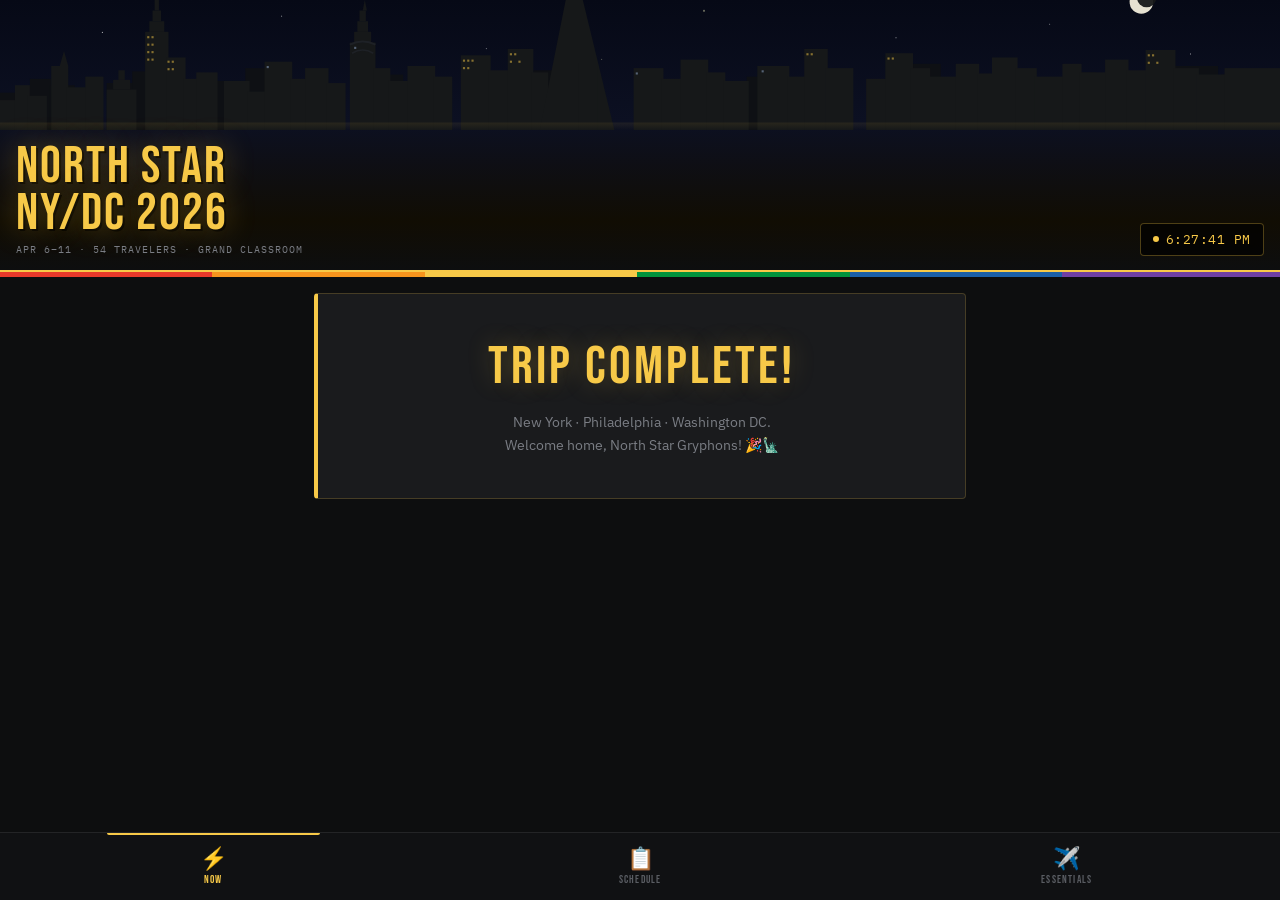
<file: index.html>
<!DOCTYPE html>
<html lang="en">
<head>
<meta charset="UTF-8">
<meta name="viewport" content="width=device-width, initial-scale=1.0, viewport-fit=cover">
<meta name="apple-mobile-web-app-capable" content="yes">
<meta name="apple-mobile-web-app-status-bar-style" content="black-translucent">
<meta name="theme-color" content="#0d0e0f">
<title>North Star NY/DC 2026</title>
<link rel="preconnect" href="https://fonts.googleapis.com">
<link href="https://fonts.googleapis.com/css2?family=Bebas+Neue&family=IBM+Plex+Mono:wght@300;400;500&family=IBM+Plex+Sans:wght@300;400;500;600&display=swap" rel="stylesheet">
<style>
  :root {
    --bg: #0d0e0f;
    --surface: #141516;
    --card: #1a1b1d;
    --border: rgba(255,255,255,0.08);
    --yellow: #f7c948;
    --yellow-dim: rgba(247,201,72,0.1);
    --yellow-glow: 0 0 24px rgba(247,201,72,0.25);
    --blue-light: #4a9eff;
    --text: #e2e4e8;
    --muted: #5a5d63;
    --muted2: #7a7d84;
    --nav-h: 68px;
    --safe-bottom: env(safe-area-inset-bottom, 0px);
  }

  * { margin:0; padding:0; box-sizing:border-box; -webkit-tap-highlight-color: transparent; }

  html, body {
    background: var(--bg);
    color: var(--text);
    font-family: 'IBM Plex Sans', sans-serif;
    min-height: 100%;
    overflow-x: hidden;
    overscroll-behavior: none;
  }

  /* ── SKYLINE HEADER ── */
  .skyline-wrap {
    position: relative;
    background: #080b14;
    overflow: hidden;
    border-bottom: 2px solid var(--yellow);
  }
  .skyline-wrap::before {
    content:''; position:absolute; inset:0;
    background: linear-gradient(180deg, #060916 0%, #0c1022 45%, #110d03 82%, #0d0e0f 100%);
    pointer-events: none;
  }
  .stars {
    position:absolute; inset:0; pointer-events:none; z-index:0;
    background-image:
      radial-gradient(1px 1px at 8% 12%, rgba(255,255,255,0.7) 0%, transparent 100%),
      radial-gradient(1px 1px at 22% 6%,  rgba(255,255,255,0.5) 0%, transparent 100%),
      radial-gradient(1px 1px at 38% 18%, rgba(255,255,255,0.4) 0%, transparent 100%),
      radial-gradient(1.5px 1.5px at 55% 4%,  rgba(255,255,200,0.6) 0%, transparent 100%),
      radial-gradient(1px 1px at 70% 14%, rgba(255,255,255,0.5) 0%, transparent 100%),
      radial-gradient(1px 1px at 82% 9%,  rgba(255,255,255,0.4) 0%, transparent 100%),
      radial-gradient(1px 1px at 93% 20%, rgba(255,255,255,0.6) 0%, transparent 100%),
      radial-gradient(1px 1px at 14% 28%, rgba(255,255,255,0.3) 0%, transparent 100%),
      radial-gradient(1px 1px at 47% 22%, rgba(255,255,200,0.3) 0%, transparent 100%),
      radial-gradient(1px 1px at 76% 25%, rgba(255,255,255,0.3) 0%, transparent 100%);
  }
  .skyline-svg { display:block; width:100%; position:relative; z-index:1; }

  .header-content {
    position: relative; z-index: 2;
    padding: 14px 16px 14px;
    display: flex; align-items: flex-end;
    justify-content: space-between; gap: 10px;
    flex-wrap: wrap;
  }
  .header-title {
    font-family: 'Bebas Neue', sans-serif;
    font-size: clamp(30px, 9vw, 52px);
    letter-spacing: 2px; line-height: 0.9;
    color: var(--yellow);
    text-shadow: 0 0 30px rgba(247,201,72,0.35), 2px 2px 0 #000;
  }
  .header-sub {
    font-family: 'IBM Plex Mono', monospace;
    font-size: 10px; color: var(--muted2);
    letter-spacing: 0.1em; margin-top: 5px;
    text-transform: uppercase;
  }
  .live-clock {
    font-family: 'IBM Plex Mono', monospace;
    font-size: 13px; color: var(--yellow);
    background: rgba(0,0,0,0.65);
    border: 1px solid rgba(247,201,72,0.3);
    border-radius: 4px; padding: 7px 12px;
    display: flex; align-items: center; gap: 7px;
    backdrop-filter: blur(6px);
    letter-spacing: 0.04em;
    white-space: nowrap;
  }
  .live-dot {
    width: 6px; height: 6px;
    background: var(--yellow); border-radius: 50%;
    animation: blink 1.4s infinite; flex-shrink: 0;
  }
  @keyframes blink { 0%,100%{opacity:1} 50%{opacity:0.15} }

  /* Subway stripe */
  .subway-line {
    height: 5px;
    background: linear-gradient(90deg,
      #e8392a 0% 16.6%, #f7941d 16.6% 33.2%,
      #f7c948 33.2% 49.8%, #00933c 49.8% 66.4%,
      #1a5fa8 66.4% 83%, #6e3fa3 83% 100%);
  }

  /* ── MAIN SCROLL AREA ── */
  .app {
    padding: 0 14px;
    padding-bottom: calc(var(--nav-h) + var(--safe-bottom) + 16px);
    max-width: 680px;
    margin: 0 auto;
  }

  /* ── TAB PANELS ── */
  .tab-panel { display: none; padding-top: 16px; }
  .tab-panel.active { display: block; animation: fadeUp 0.22s ease; }
  @keyframes fadeUp { from{opacity:0;transform:translateY(6px)} to{opacity:1;transform:translateY(0)} }

  /* ── BOTTOM NAV ── */
  .bottom-nav {
    position: fixed;
    bottom: 0; left: 0; right: 0;
    z-index: 100;
    background: rgba(17,18,20,0.96);
    border-top: 1px solid var(--border);
    backdrop-filter: blur(16px) saturate(1.4);
    -webkit-backdrop-filter: blur(16px) saturate(1.4);
    display: flex;
    padding-bottom: var(--safe-bottom);
    height: calc(var(--nav-h) + var(--safe-bottom));
  }
  .nav-btn {
    flex: 1;
    background: none; border: none;
    color: var(--muted);
    display: flex; flex-direction: column;
    align-items: center; justify-content: center;
    gap: 4px;
    padding: 10px 6px;
    cursor: pointer;
    transition: color 0.15s;
    position: relative;
    -webkit-tap-highlight-color: transparent;
    min-height: 44px;
  }
  .nav-btn::before {
    content: '';
    position: absolute;
    top: 0; left: 25%; right: 25%;
    height: 2px;
    background: var(--yellow);
    border-radius: 0 0 2px 2px;
    transform: scaleX(0);
    transition: transform 0.2s;
  }
  .nav-btn.active { color: var(--yellow); }
  .nav-btn.active::before { transform: scaleX(1); }
  .nav-icon { font-size: 22px; line-height: 1; }
  .nav-label {
    font-family: 'Bebas Neue', sans-serif;
    font-size: 11px; letter-spacing: 1.2px;
    line-height: 1;
  }

  /* ── CARD BASE ── */
  .card {
    background: var(--card);
    border: 1px solid var(--border);
    border-left: 3px solid var(--yellow);
    border-radius: 4px;
    padding: 18px 16px;
    margin-bottom: 12px;
  }
  .card.subtle { border-left-color: rgba(247,201,72,0.3); }
  .card.blue-accent { border-left-color: var(--blue-light); }

  /* ── EYEBROW LABEL ── */
  .eyebrow {
    font-family: 'IBM Plex Mono', monospace;
    font-size: 10px; letter-spacing: 0.2em;
    color: var(--yellow); text-transform: uppercase;
    margin-bottom: 10px;
    display: flex; align-items: center; gap: 8px;
  }
  .eyebrow::after { content:''; flex:1; height:1px; background:rgba(247,201,72,0.2); }
  .eyebrow.dim { color: var(--muted2); }
  .eyebrow.dim::after { background: var(--border); }

  /* ── NOW TAB ── */
  .now-activity {
    font-family: 'Bebas Neue', sans-serif;
    font-size: clamp(26px, 6.5vw, 38px);
    letter-spacing: 1px; line-height: 1.1;
    color: var(--text);
    margin-bottom: 5px;
  }
  .now-timerange {
    font-family: 'IBM Plex Mono', monospace;
    font-size: 11px; color: var(--muted2);
    margin-bottom: 20px; line-height: 1.5;
  }

  /* Progress bar */
  .prog-wrap { margin-bottom: 6px; }
  .prog-labels {
    display: flex; justify-content: space-between;
    font-family: 'IBM Plex Mono', monospace;
    font-size: 10px; color: var(--muted);
    margin-bottom: 6px; letter-spacing: 0.08em;
  }
  .prog-labels .hi { color: var(--yellow); }
  .prog-bg {
    height: 7px;
    background: rgba(255,255,255,0.06);
    overflow: hidden; position: relative;
    border-radius: 0;
  }
  .prog-bg::after {
    content:''; position:absolute; inset:0;
    background-image: repeating-linear-gradient(90deg,
      transparent 0px, transparent 9px,
      rgba(0,0,0,0.5) 9px, rgba(0,0,0,0.5) 10px);
    z-index: 2;
  }
  .prog-fill {
    height: 100%; background: var(--yellow);
    transition: width 1s ease;
    position: relative; z-index: 1;
  }
  .prog-fill.trip { background: linear-gradient(90deg, var(--blue-light), var(--yellow)); }

  /* Countdown grid — 4 across on mobile */
  .cd-grid {
    display: grid;
    grid-template-columns: repeat(4, 1fr);
    gap: 6px; margin-top: 18px;
  }
  .cd-cell {
    background: rgba(0,0,0,0.35);
    border: 1px solid rgba(247,201,72,0.15);
    border-radius: 3px;
    padding: 12px 4px;
    text-align: center;
  }
  .cd-val {
    font-family: 'Bebas Neue', sans-serif;
    font-size: clamp(28px, 7vw, 40px);
    color: var(--yellow); line-height: 1;
    display: block; letter-spacing: 1px;
    text-shadow: 0 0 16px rgba(247,201,72,0.4);
  }
  .cd-unit {
    font-family: 'IBM Plex Mono', monospace;
    font-size: 8px; color: var(--muted);
    letter-spacing: 0.12em; margin-top: 3px;
    display: block; text-transform: uppercase;
  }

  /* Panel */
  .panel {
    background: var(--card);
    border: 1px solid var(--border);
    border-radius: 4px;
    padding: 16px;
    margin-bottom: 12px;
  }

  /* Next up items */
  .next-items { display:flex; flex-direction:column; gap:8px; }
  .next-item {
    display: flex; align-items: flex-start; gap: 12px;
    padding: 12px 14px;
    background: var(--yellow-dim);
    border-left: 2px solid rgba(247,201,72,0.45);
    border-radius: 0 3px 3px 0;
    min-height: 44px;
  }
  .next-time {
    font-family: 'IBM Plex Mono', monospace;
    font-size: 11px; color: var(--yellow);
    white-space: nowrap; min-width: 52px;
    margin-top: 1px;
  }
  .next-text { font-size: 14px; line-height: 1.45; }

  /* Stats row */
  .stat-row {
    display: grid; grid-template-columns: repeat(4,1fr);
    gap: 8px;
  }
  .stat-cell { text-align: center; padding: 10px 4px; }
  .stat-val {
    font-family: 'Bebas Neue', sans-serif;
    font-size: clamp(30px, 8vw, 42px);
    line-height: 1; letter-spacing: 1px;
  }
  .stat-lbl {
    font-family: 'IBM Plex Mono', monospace;
    font-size: 9px; color: var(--muted);
    letter-spacing: 0.1em; margin-top: 2px;
    text-transform: uppercase;
  }
  .s-done{color:var(--yellow)} .s-now{color:#fff} .s-rem{color:var(--blue-light)} .s-tot{color:var(--muted2)}

  /* Pre/post trip */
  .state-wrap {
    background: var(--card);
    border: 1px solid rgba(247,201,72,0.2);
    border-left: 4px solid var(--yellow);
    border-radius: 4px;
    padding: 40px 20px;
    text-align: center;
  }
  .state-title {
    font-family: 'Bebas Neue', sans-serif;
    font-size: clamp(38px,10vw,54px);
    letter-spacing: 3px; color: var(--yellow);
    margin-bottom: 12px;
    text-shadow: var(--yellow-glow);
  }
  .state-sub { color: var(--muted2); font-size: 14px; line-height: 1.7; }
  .state-sub strong { color: var(--text); }
  .big-cd {
    display: grid; grid-template-columns: repeat(4,1fr);
    gap: 8px; margin: 24px auto 20px;
  }

  /* ── OVERVIEW TAB ── */
  .day-block { margin-bottom: 24px; }
  .day-header { display:flex; align-items:center; gap:10px; margin-bottom:10px; }
  .day-badge {
    font-family: 'Bebas Neue', sans-serif;
    font-size: 13px; letter-spacing: 1.5px;
    padding: 5px 12px; border-radius: 2px;
    white-space: nowrap; flex-shrink: 0;
  }
  .day-badge.past  { background:rgba(247,201,72,0.1); color:var(--yellow); border:1px solid rgba(247,201,72,0.25); }
  .day-badge.today { background:var(--yellow); color:#0d0e0f; }
  .day-badge.future{ background:rgba(255,255,255,0.04); color:var(--muted); border:1px solid var(--border); }
  .day-full { font-family:'IBM Plex Mono',monospace; font-size:10px; color:var(--muted); letter-spacing:0.05em; }
  .day-div  { flex:1; height:1px; background:var(--border); }

  .activity-list { display:flex; flex-direction:column; gap:3px; }
  .act-row {
    display:flex; align-items:flex-start; gap:10px;
    padding: 12px 12px;
    border-radius: 3px;
    border: 1px solid transparent;
    min-height: 44px;
    position: relative;
  }
  .act-row.done    { background:rgba(247,201,72,0.03); border-color:rgba(247,201,72,0.06); }
  .act-row.current { background:rgba(247,201,72,0.09); border-color:rgba(247,201,72,0.3); border-left:3px solid var(--yellow); }
  .act-row.upcoming{ background:rgba(255,255,255,0.015); border-color:rgba(255,255,255,0.04); }
  .act-t {
    font-family:'IBM Plex Mono',monospace; font-size:11px;
    color:var(--muted); white-space:nowrap; min-width:52px;
    margin-top:1px; flex-shrink:0;
  }
  .act-t.now { color:var(--yellow); }
  .act-pip { width:7px; height:7px; border-radius:50%; margin-top:4px; flex-shrink:0; }
  .done    .act-pip { background:rgba(247,201,72,0.35); }
  .current .act-pip { background:var(--yellow); box-shadow:0 0 8px rgba(247,201,72,0.7); animation:blink 1.4s infinite; }
  .upcoming .act-pip{ background:rgba(255,255,255,0.1); }
  .act-label { font-size: 14px; line-height: 1.45; flex:1; }
  .done    .act-label { color:var(--muted2); }
  .current .act-label { color:var(--text); font-weight:500; }
  .upcoming .act-label { color:#8a8d94; }
  .now-chip {
    font-family:'IBM Plex Mono',monospace; font-size:9px;
    letter-spacing:0.12em; color:#0d0e0f;
    background:var(--yellow); border-radius:2px;
    padding:2px 7px; white-space:nowrap;
    margin-top:2px; font-weight:600; flex-shrink:0;
  }

  /* ── ESSENTIALS TAB ── */
  .ess-section { margin-bottom: 22px; }
  .ess-heading {
    font-family: 'Bebas Neue', sans-serif;
    font-size: 19px; letter-spacing: 2px;
    color: var(--yellow); margin-bottom: 10px;
    display:flex; align-items:center; gap:8px;
  }
  .ess-heading::after { content:''; flex:1; height:2px; background:rgba(247,201,72,0.15); }

  /* Flight card */
  .flight-card {
    background:var(--card); border:1px solid var(--border);
    border-left:3px solid var(--yellow); border-radius:4px;
    padding:16px; margin-bottom:10px;
  }
  .fl-tag {
    font-family:'IBM Plex Mono',monospace; font-size:9px;
    letter-spacing:0.15em; color:var(--yellow);
    text-transform:uppercase; margin-bottom:14px;
    line-height: 1.5;
  }
  .fl-airports {
    display:flex; align-items:center; justify-content:space-between;
    gap:8px; margin-bottom:14px;
  }
  .fl-port { text-align:center; }
  .fl-code {
    font-family:'Bebas Neue',sans-serif; font-size:clamp(28px,8vw,36px);
    letter-spacing:2px; color:var(--text); display:block; line-height:1;
  }
  .fl-city { font-size:11px; color:var(--muted); margin-top:2px; }
  .fl-mid { text-align:center; flex:1; position:relative; }
  .fl-mid::before {
    content:''; position:absolute; top:50%; left:0; right:0;
    height:1px; background:rgba(247,201,72,0.25); transform:translateY(-50%);
  }
  .fl-plane { font-size:18px; position:relative; background:var(--card); padding:0 6px; }
  .fl-times {
    display:flex; justify-content:space-between;
    padding-top:12px; border-top:1px solid var(--border);
  }
  .fl-tc { font-family:'IBM Plex Mono',monospace; font-size:11px; color:var(--muted); }
  .fl-tc .fl-time-val { display:block; color:var(--text); font-size:17px; margin-bottom:1px; font-family:'Bebas Neue',sans-serif; letter-spacing:1px; }
  .fl-num { color:var(--blue-light); font-size:12px; }

  /* Meals */
  .meal-list { display:flex; flex-direction:column; gap:8px; }
  .meal-card {
    background:var(--card); border:1px solid var(--border);
    border-left:3px solid rgba(247,201,72,0.35); border-radius:3px;
    padding:14px 16px;
    display:flex; gap:14px; align-items:flex-start;
  }
  .meal-day-col { flex-shrink:0; min-width:64px; }
  .meal-day {
    font-family:'IBM Plex Mono',monospace; font-size:10px;
    color:var(--yellow); letter-spacing:0.08em; text-transform:uppercase;
    line-height: 1.4;
  }
  .meal-info { font-size:13px; line-height:1.6; color:var(--text); flex:1; }
  .meal-note { font-family:'IBM Plex Mono',monospace; font-size:10px; color:var(--muted); margin-top:4px; }

  /* Info rows */
  .info-card {
    background:var(--card); border:1px solid var(--border);
    border-left:3px solid rgba(247,201,72,0.3); border-radius:4px;
    padding:16px; margin-bottom:10px;
  }
  .info-row {
    display:flex; justify-content:space-between; align-items:flex-start;
    padding:10px 0; border-bottom:1px solid rgba(255,255,255,0.04);
    gap:12px; min-height:44px;
  }
  .info-row:last-child { border-bottom:none; padding-bottom:0; }
  .info-k {
    font-family:'IBM Plex Mono',monospace; font-size:10px;
    color:var(--muted); min-width:85px; padding-top:2px;
    letter-spacing:0.06em; text-transform:uppercase; flex-shrink:0;
  }
  .info-v { font-size:13px; color:var(--text); text-align:right; }

  /* Notice */
  .notice {
    border-radius:3px; padding:14px 16px; margin-bottom:10px;
    display:flex; align-items:flex-start; gap:12px;
    font-size:14px; line-height:1.55;
  }
  .notice.yellow { background:rgba(247,201,72,0.07); border:1px solid rgba(247,201,72,0.25); border-left:3px solid var(--yellow); }
  .notice.blue   { background:rgba(74,158,255,0.07); border:1px solid rgba(74,158,255,0.2);  border-left:3px solid var(--blue-light); }
  .n-icon { font-size:20px; flex-shrink:0; }

  /* Footer */
  .nyc-footer {
    text-align:center; padding:20px 0;
    font-family:'IBM Plex Mono',monospace; font-size:10px;
    color:var(--muted); letter-spacing:0.1em;
    border-top:1px solid var(--border); margin-top:16px;
  }

  /* Swipe indicator hint (first load only) */
  .swipe-hint {
    text-align:center; font-family:'IBM Plex Mono',monospace;
    font-size:10px; color:var(--muted); letter-spacing:0.1em;
    padding: 8px 0 0;
    animation: fadeHint 3s ease 2s forwards;
    opacity:0;
  }
  @keyframes fadeHint {
    0%{opacity:0} 10%{opacity:1} 70%{opacity:1} 100%{opacity:0}
  }
</style>
</head>
<body>

<!-- HEADER SKYLINE -->
<div class="skyline-wrap">
  <div class="stars"></div>
  <svg class="skyline-svg" viewBox="0 0 1200 140" xmlns="http://www.w3.org/2000/svg"
       preserveAspectRatio="xMidYMax slice"
       style="height:clamp(72px,22vw,130px)">
    <g fill="#0e1014">
      <rect x="0" y="105" width="30" height="35"/><rect x="28" y="92" width="20" height="48"/>
      <rect x="46" y="98" width="24" height="42"/><rect x="100" y="96" width="26" height="44"/>
      <rect x="124" y="85" width="18" height="55"/><rect x="200" y="94" width="32" height="46"/>
      <rect x="230" y="82" width="20" height="58"/><rect x="350" y="88" width="28" height="52"/>
      <rect x="500" y="84" width="38" height="56"/><rect x="700" y="90" width="26" height="50"/>
      <rect x="850" y="78" width="32" height="62"/><rect x="1000" y="86" width="28" height="54"/>
      <rect x="1100" y="80" width="42" height="60"/><rect x="1145" y="88" width="55" height="52"/>
    </g>
    <g fill="#161819">
      <rect x="0" y="112" width="16" height="28"/><rect x="14" y="98" width="14" height="42"/>
      <rect x="26" y="108" width="18" height="32"/>
      <rect x="48" y="80" width="16" height="60"/><polygon points="56,80 64,80 60,66" fill="#161819"/>
      <rect x="62" y="100" width="20" height="40"/><rect x="80" y="90" width="17" height="50"/>
      <rect x="100" y="102" width="28" height="38"/><rect x="106" y="93" width="16" height="9"/><rect x="111" y="84" width="6" height="9"/>
      <!-- ESB -->
      <rect x="136" y="48" width="22" height="92"/><rect x="140" y="38" width="14" height="10"/>
      <rect x="143" y="28" width="8" height="10"/><rect x="145" y="16" width="4" height="12"/>
      <rect x="156" y="72" width="18" height="68"/><rect x="172" y="92" width="14" height="48"/>
      <rect x="184" y="86" width="20" height="54"/>
      <rect x="210" y="94" width="24" height="46"/><rect x="232" y="104" width="18" height="36"/>
      <rect x="248" y="76" width="26" height="64"/><rect x="272" y="92" width="16" height="48"/>
      <rect x="286" y="82" width="22" height="58"/><rect x="306" y="96" width="18" height="44"/>
      <!-- Chrysler -->
      <rect x="328" y="58" width="24" height="82"/><rect x="332" y="48" width="16" height="10"/>
      <rect x="335" y="38" width="10" height="10"/><rect x="337" y="28" width="6" height="10"/>
      <polygon points="340,28 344,28 342,18" fill="#161819"/>
      <path d="M328,60 Q340,54 352,60" fill="none" stroke="#1e2126" stroke-width="2"/>
      <path d="M330,68 Q340,62 350,68" fill="none" stroke="#1e2126" stroke-width="1.5"/>
      <rect x="350" y="82" width="16" height="58"/><rect x="364" y="94" width="20" height="46"/>
      <rect x="382" y="80" width="26" height="60"/><rect x="406" y="90" width="18" height="50"/>
      <rect x="432" y="70" width="28" height="70"/><rect x="458" y="84" width="20" height="56"/>
      <rect x="476" y="64" width="24" height="76"/><rect x="498" y="86" width="16" height="54"/>
      <!-- 1 WTC -->
      <polygon points="534,0 542,0 576,140 506,140" fill="#161819"/>
      <rect x="542" y="78" width="18" height="62"/>
      <rect x="594" y="82" width="28" height="58"/><rect x="620" y="92" width="20" height="48"/>
      <rect x="638" y="74" width="26" height="66"/><rect x="662" y="86" width="18" height="54"/>
      <rect x="678" y="94" width="24" height="46"/>
      <rect x="710" y="80" width="30" height="60"/><rect x="738" y="90" width="18" height="50"/>
      <rect x="754" y="64" width="22" height="76"/><rect x="774" y="82" width="26" height="58"/>
      <rect x="812" y="92" width="20" height="48"/><rect x="830" y="68" width="26" height="72"/>
      <rect x="854" y="82" width="18" height="58"/><rect x="870" y="90" width="28" height="50"/>
      <rect x="896" y="78" width="22" height="62"/><rect x="916" y="87" width="16" height="53"/>
      <rect x="930" y="72" width="24" height="68"/><rect x="952" y="82" width="20" height="58"/>
      <rect x="970" y="90" width="28" height="50"/><rect x="996" y="78" width="18" height="62"/>
      <rect x="1012" y="86" width="26" height="54"/><rect x="1036" y="74" width="22" height="66"/>
      <rect x="1056" y="84" width="20" height="56"/><rect x="1074" y="65" width="28" height="75"/>
      <rect x="1100" y="82" width="24" height="58"/><rect x="1122" y="88" width="28" height="52"/>
      <rect x="1148" y="82" width="52" height="58"/>
    </g>
    <!-- Windows -->
    <g fill="#f7c948" opacity="0.5">
      <rect x="138" y="52" width="2" height="2"/><rect x="142" y="52" width="2" height="2"/>
      <rect x="138" y="59" width="2" height="2"/><rect x="142" y="59" width="2" height="2"/>
      <rect x="138" y="66" width="2" height="2"/><rect x="142" y="66" width="2" height="2"/>
      <rect x="138" y="73" width="2" height="2"/><rect x="142" y="73" width="2" height="2"/>
      <rect x="157" y="75" width="2" height="2"/><rect x="161" y="75" width="2" height="2"/>
      <rect x="157" y="82" width="2" height="2"/><rect x="161" y="82" width="2" height="2"/>
      <rect x="434" y="74" width="2" height="2"/><rect x="438" y="74" width="2" height="2"/><rect x="442" y="74" width="2" height="2"/>
      <rect x="434" y="81" width="2" height="2"/><rect x="438" y="81" width="2" height="2"/>
      <rect x="478" y="68" width="2" height="2"/><rect x="482" y="68" width="2" height="2"/>
      <rect x="478" y="75" width="2" height="2"/><rect x="486" y="75" width="2" height="2"/>
      <rect x="756" y="68" width="2" height="2"/><rect x="760" y="68" width="2" height="2"/>
      <rect x="832" y="72" width="2" height="2"/><rect x="836" y="72" width="2" height="2"/>
      <rect x="1076" y="69" width="2" height="2"/><rect x="1080" y="69" width="2" height="2"/>
      <rect x="1076" y="76" width="2" height="2"/><rect x="1084" y="76" width="2" height="2"/>
    </g>
    <g fill="rgba(180,210,255,0.4)">
      <rect x="250" y="80" width="2" height="2"/><rect x="596" y="86" width="2" height="2"/>
      <rect x="332" y="62" width="2" height="2"/><rect x="714" y="84" width="2" height="2"/>
    </g>
    <!-- Moon -->
    <circle cx="1070" cy="20" r="11" fill="#fff9e6" opacity="0.9"/>
    <circle cx="1075" cy="16" r="9" fill="#161819" opacity="0.95"/>
    <!-- Ground glow -->
    <rect x="0" y="133" width="1200" height="7" fill="url(#gg)"/>
    <defs><linearGradient id="gg" x1="0" y1="0" x2="0" y2="1">
      <stop offset="0%" stop-color="#f7c948" stop-opacity="0.08"/>
      <stop offset="100%" stop-color="#f7c948" stop-opacity="0"/>
    </linearGradient></defs>
  </svg>

  <div class="header-content">
    <div>
      <div class="header-title">North Star<br>NY/DC 2026</div>
      <div class="header-sub">APR 6–11 · 54 TRAVELERS · GRAND CLASSROOM</div>
    </div>
    <div class="live-clock">
      <span class="live-dot"></span>
      <span id="clock-display">--:-- --</span>
    </div>
  </div>
</div>
<div class="subway-line"></div>

<!-- CONTENT -->
<div class="app">

  <!-- NOW -->
  <div id="tab-now" class="tab-panel active"></div>

  <!-- SCHEDULE -->
  <div id="tab-overview" class="tab-panel">
    <div id="overview-content"></div>
  </div>

  <!-- ESSENTIALS -->
  <div id="tab-essentials" class="tab-panel">

    <div class="ess-section">
      <div class="ess-heading">✈️ Flights</div>
      <div class="flight-card">
        <div class="fl-tag">Outbound · Alaska Airlines 211 · Mon Apr 6</div>
        <div class="fl-airports">
          <div class="fl-port"><span class="fl-code">SFO</span><span class="fl-city">San Francisco</span></div>
          <div class="fl-mid"><span class="fl-plane">✈️</span></div>
          <div class="fl-port"><span class="fl-code">JFK</span><span class="fl-city">New York</span></div>
        </div>
        <div class="fl-times">
          <div class="fl-tc"><span class="fl-time-val">7:02 AM</span>Depart</div>
          <div class="fl-tc" style="text-align:center"><span class="fl-num">AS 211</span>~5h 38m</div>
          <div class="fl-tc" style="text-align:right"><span class="fl-time-val">3:40 PM</span>Arrive</div>
        </div>
      </div>
      <div class="flight-card">
        <div class="fl-tag">Return Leg 1 · Southwest 2440 · Sat Apr 11</div>
        <div class="fl-airports">
          <div class="fl-port"><span class="fl-code">IAD</span><span class="fl-city">Washington DC</span></div>
          <div class="fl-mid"><span class="fl-plane">✈️</span></div>
          <div class="fl-port"><span class="fl-code">DEN</span><span class="fl-city">Denver</span></div>
        </div>
        <div class="fl-times">
          <div class="fl-tc"><span class="fl-time-val">5:05 PM</span>Depart</div>
          <div class="fl-tc" style="text-align:center"><span class="fl-num">WN 2440</span>~2h 00m</div>
          <div class="fl-tc" style="text-align:right"><span class="fl-time-val">7:05 PM</span>Arrive</div>
        </div>
      </div>
      <div class="flight-card">
        <div class="fl-tag">Return Leg 2 · Southwest 1667 · Sat Apr 11</div>
        <div class="fl-airports">
          <div class="fl-port"><span class="fl-code">DEN</span><span class="fl-city">Denver</span></div>
          <div class="fl-mid"><span class="fl-plane">✈️</span></div>
          <div class="fl-port"><span class="fl-code">SFO</span><span class="fl-city">San Francisco</span></div>
        </div>
        <div class="fl-times">
          <div class="fl-tc"><span class="fl-time-val">8:10 PM</span>Depart</div>
          <div class="fl-tc" style="text-align:center"><span class="fl-num">WN 1667</span>~1h 45m</div>
          <div class="fl-tc" style="text-align:right"><span class="fl-time-val">9:55 PM</span>Arrive</div>
        </div>
      </div>
    </div>

    <div class="ess-section">
      <div class="ess-heading">🏨 Hotels</div>
      <div class="info-card">
        <div class="info-row"><div class="info-k">Apr 6–8</div><div class="info-v">Holiday Inn Express Chelsea<br><span style="color:var(--muted);font-size:11px">232 West 29th St, New York, NY</span></div></div>
        <div class="info-row"><div class="info-k">Phone</div><div class="info-v">(212) 695-7200</div></div>
        <div class="info-row"><div class="info-k">Apr 8–11</div><div class="info-v">Fairfield Inn & Suites Alexandria<br><span style="color:var(--muted);font-size:11px">6421 Richmond Hwy, Alexandria, VA</span></div></div>
        <div class="info-row"><div class="info-k">Phone</div><div class="info-v">703-721-0600</div></div>
      </div>
    </div>

    <div class="ess-section">
      <div class="ess-heading">🍽️ Meals</div>
      <div class="meal-list">
        <div class="meal-card"><div class="meal-day-col"><div class="meal-day">Mon<br>Apr 6</div></div><div><div class="meal-info">Dinner — Grisly Pear · 7:00 PM</div></div></div>
        <div class="meal-card"><div class="meal-day-col"><div class="meal-day">Tue<br>Apr 7</div></div><div><div class="meal-info">Breakfast — hotel<br>Lunch — Time Out Market<br>Dinner — Ellen's Stardust Diner</div><div class="meal-note">🎵 Broadway day!</div></div></div>
        <div class="meal-card"><div class="meal-day-col"><div class="meal-day">Wed<br>Apr 8</div></div><div><div class="meal-info">Breakfast — hotel<br>Lunch — Reading Terminal Market<br>Dinner allotment — Georgetown</div><div class="meal-note">Philly → DC day</div></div></div>
        <div class="meal-card"><div class="meal-day-col"><div class="meal-day">Thu<br>Apr 9</div></div><div><div class="meal-info">Breakfast — hotel<br>Lunch — Pentagon City Mall<br>Dinner — Lauriol Plaza</div><div class="meal-note">DC Day 1</div></div></div>
        <div class="meal-card"><div class="meal-day-col"><div class="meal-day">Fri<br>Apr 10</div></div><div><div class="meal-info">Breakfast — hotel<br>Lunch — L'Enfant Plaza<br>Dinner — The Fish Market</div><div class="meal-note">DC Day 2</div></div></div>
        <div class="meal-card"><div class="meal-day-col"><div class="meal-day">Sat<br>Apr 11</div></div><div><div class="meal-info">Breakfast — hotel<br>Lunch — Shake Shack (Udvar Hazy)<br>Dinner allotment — airport</div><div class="meal-note">Return day 🏠</div></div></div>
      </div>
    </div>

    <div class="ess-section">
      <div class="ess-heading">📞 Contacts</div>
      <div class="info-card">
        <div class="info-row"><div class="info-k">Emergency</div><div class="info-v">(434) 973-8431</div></div>
        <div class="info-row"><div class="info-k">Tour Guide</div><div class="info-v">Tim Phillips (Lead/POC)</div></div>
        <div class="info-row"><div class="info-k">Teachers</div><div class="info-v">Michelle Guiney,<br>Gina Manion</div></div>
        <div class="info-row"><div class="info-k">Transport</div><div class="info-v">Atlantic Coast Charters · 55pax</div></div>
        <div class="info-row"><div class="info-k">Operator</div><div class="info-v">Grand Classroom</div></div>
      </div>
      <div class="notice yellow"><span class="n-icon">💳</span><span>Receive your <strong>prepaid Jassby debit card</strong> on Tuesday Apr 7 at the Brooklyn Bridge — hold onto it for the whole trip!</span></div>
      <div class="notice blue"><span class="n-icon">🎭</span><span>Broadway: <strong>&amp; Juliet</strong> — Tue Apr 7 at 7:00 PM</span></div>
    </div>

    <div class="nyc-footer">🗽 NEW YORK · PHILADELPHIA · WASHINGTON DC · 2026 🦅</div>
  </div>
</div>

<!-- BOTTOM NAV -->
<nav class="bottom-nav">
  <button class="nav-btn active" onclick="switchTab('now',this)" id="btn-now">
    <span class="nav-icon">⚡</span>
    <span class="nav-label">Now</span>
  </button>
  <button class="nav-btn" onclick="switchTab('overview',this)" id="btn-overview">
    <span class="nav-icon">📋</span>
    <span class="nav-label">Schedule</span>
  </button>
  <button class="nav-btn" onclick="switchTab('essentials',this)" id="btn-essentials">
    <span class="nav-icon">✈️</span>
    <span class="nav-label">Essentials</span>
  </button>
</nav>

<script>
const TRIP_START=new Date('2026-04-06T00:00:00');
const TRIP_END=new Date('2026-04-11T23:59:59');
const DAYS=[
  {date:'2026-04-06',label:'Monday, April 6',short:'MON APR 6',activities:[
    {time:'05:00',end:'07:02',text:'Arrive at SFO (2 hrs before departure)'},
    {time:'07:02',end:'15:40',text:'✈️ Alaska Airlines 211: SFO → JFK'},
    {time:'15:40',end:'16:30',text:'Meet tour guide at baggage claim · Board Coach'},
    {time:'17:30',end:'18:30',text:'🌆 Explore Times Square (time permitting)'},
    {time:'18:45',end:'19:00',text:'Walk to dinner'},
    {time:'19:00',end:'20:30',text:'🍽️ Dinner at Grisly Pear'},
    {time:'20:30',end:'22:00',text:'🗼 Visit 30 Rock & Top of the Rock'},
    {time:'22:00',end:'23:59',text:'🏨 Check into Holiday Inn Express Chelsea'},
  ]},
  {date:'2026-04-07',label:'Tuesday, April 7',short:'TUE APR 7',activities:[
    {time:'07:00',end:'08:00',text:'🍳 Hotel breakfast'},
    {time:'08:00',end:'09:30',text:'Board Coach · See Wall Street · Walk to 9/11 Memorial'},
    {time:'09:30',end:'10:30',text:'🕊️ Visit the 9/11 Memorial'},
    {time:'10:30',end:'12:00',text:'🌉 Walk Brooklyn Bridge · Receive Jassby debit card'},
    {time:'12:00',end:'13:00',text:'🍜 Lunch at Time Out Market Food Hall'},
    {time:'13:00',end:'14:00',text:'Check out of hotel · Load luggage onto bus'},
    {time:'14:00',end:'17:00',text:'Group splits: Met Museum OR American Museum of Natural History'},
    {time:'17:00',end:'17:30',text:'🌳 Free time in Central Park'},
    {time:'17:30',end:'19:00',text:'🍽️ Dinner at Ellen\'s Stardust Diner'},
    {time:'19:00',end:'21:30',text:'🎭 Broadway show: & Juliet'},
    {time:'21:30',end:'23:59',text:'🏨 Return to hotel · Hotel security'},
  ]},
  {date:'2026-04-08',label:'Wednesday, April 8',short:'WED APR 8',activities:[
    {time:'06:30',end:'07:30',text:'🍳 Hotel breakfast'},
    {time:'07:30',end:'10:00',text:'🚌 Depart for Philadelphia'},
    {time:'10:00',end:'10:30',text:'🔔 See the Liberty Bell'},
    {time:'10:45',end:'11:45',text:'🥙 Lunch at Reading Terminal Market'},
    {time:'12:00',end:'14:00',text:'🏛️ Visit City Hall Philadelphia'},
    {time:'14:15',end:'14:45',text:'🥊 Run the Rocky Steps'},
    {time:'14:45',end:'18:00',text:'🚌 Depart for DC'},
    {time:'18:00',end:'20:00',text:'🎓 Georgetown Campus · Dinner allotment in Georgetown'},
    {time:'21:00',end:'21:30',text:'Meet guide · Depart for hotel'},
    {time:'21:30',end:'23:59',text:'🏨 Check into Fairfield Inn & Suites Alexandria'},
  ]},
  {date:'2026-04-09',label:'Thursday, April 9',short:'THU APR 9',activities:[
    {time:'06:30',end:'07:30',text:'🍳 Hotel breakfast'},
    {time:'07:30',end:'08:30',text:'🚌 Depart for DC'},
    {time:'08:30',end:'11:30',text:'🎖️ Arlington National Cemetery: Iwo Jima, Tomb of the Unknown Soldier, Changing of the Guard, Kennedy Gravesites'},
    {time:'11:30',end:'12:30',text:'🍔 Lunch at Pentagon City Mall'},
    {time:'12:30',end:'14:30',text:'🚌 Depart for Capitol Hill'},
    {time:'14:30',end:'16:00',text:'🏛️ United States Capitol Tour'},
    {time:'16:00',end:'17:30',text:'📜 Visit the National Archives'},
    {time:'17:30',end:'19:00',text:'🍽️ Dinner at Lauriol Plaza'},
    {time:'19:00',end:'21:00',text:'🌙 Evening memorial tour: Lincoln, Vietnam Veterans, Korean War'},
    {time:'21:00',end:'23:59',text:'🏨 Return to hotel · Hotel security'},
  ]},
  {date:'2026-04-10',label:'Friday, April 10',short:'FRI APR 10',activities:[
    {time:'08:00',end:'09:00',text:'🍳 Hotel breakfast'},
    {time:'09:00',end:'10:00',text:'🚌 Depart for DC · Washington Monument picture stop'},
    {time:'10:00',end:'12:30',text:'🏛️ Holocaust Museum OR African American Museum of History & Culture'},
    {time:'12:30',end:'13:30',text:'🍱 Lunch at L\'Enfant Plaza'},
    {time:'13:30',end:'15:30',text:'🏛️ Smithsonian Museum of Choice'},
    {time:'15:30',end:'16:00',text:'Meet guide · Depart for Tidal Basin'},
    {time:'16:00',end:'18:45',text:'🌸 Tidal Basin memorials: MLK Jr., FDR, Jefferson'},
    {time:'18:45',end:'20:00',text:'🐟 Dinner at the Fish Market'},
    {time:'20:00',end:'22:00',text:'👻 Ghost Tour of Alexandria'},
    {time:'22:00',end:'23:59',text:'🏨 Return to hotel · Hotel security'},
  ]},
  {date:'2026-04-11',label:'Saturday, April 11',short:'SAT APR 11',activities:[
    {time:'07:30',end:'08:30',text:'🍳 Hotel breakfast'},
    {time:'08:30',end:'09:30',text:'Check out of hotel · Load luggage'},
    {time:'09:30',end:'10:30',text:'🏛️ White House picture stop · Abe\'s Souvenir Store'},
    {time:'10:30',end:'11:45',text:'🎭 Ford\'s Theatre and Peterson House'},
    {time:'11:45',end:'14:45',text:'🚀 Udvar Hazy · Lunch at Shake Shack · Udvar Hazy Museum'},
    {time:'14:45',end:'17:05',text:'🚌 Depart for Dulles · Dinner allotment at airport'},
    {time:'17:05',end:'19:05',text:'✈️ Southwest 2440: IAD → DEN (5:05 PM)'},
    {time:'20:10',end:'21:55',text:'✈️ Southwest 1667: DEN → SFO (8:10 PM)'},
    {time:'21:55',end:'23:59',text:'🏠 Home! Welcome back, Gryphons! 🎉'},
  ]},
];

function parseDateTime(d,t){
  const[h,m]=t.split(':').map(Number);
  const dt=new Date(d+'T00:00:00');dt.setHours(h,m,0,0);return dt;
}
function pad2(n){return String(n).padStart(2,'0');}
function to12(t){
  const[h,m]=t.split(':').map(Number);
  return`${h%12||12}:${pad2(m)} ${h>=12?'PM':'AM'}`;
}

function getTripState(now){
  if(now<TRIP_START)return{phase:'pre'};
  if(now>TRIP_END)return{phase:'post'};
  for(let di=0;di<DAYS.length;di++){
    const day=DAYS[di];
    const ds=new Date(day.date+'T00:00:00'),de=new Date(day.date+'T23:59:59');
    if(now>=ds&&now<=de){
      let cA=null,cI=-1;
      for(let ai=0;ai<day.activities.length;ai++){
        const a=day.activities[ai];
        if(now>=parseDateTime(day.date,a.time)&&now<parseDateTime(day.date,a.end)){cA=a;cI=ai;break;}
      }
      return{phase:'active',dayIdx:di,day,currentAct:cA,currentIdx:cI};
    }
  }
  return{phase:'active',dayIdx:0,day:DAYS[0],currentAct:null,currentIdx:-1};
}

function updateClock(){
  const n=new Date(),h=n.getHours(),m=n.getMinutes(),s=n.getSeconds();
  document.getElementById('clock-display').textContent=`${h%12||12}:${pad2(m)}:${pad2(s)} ${h>=12?'PM':'AM'}`;
}

function renderNow(){
  const now=new Date(),state=getTripState(now),el=document.getElementById('tab-now');
  if(state.phase==='pre'){
    const diff=TRIP_START-now;
    const d=Math.floor(diff/86400000),h=Math.floor((diff%86400000)/3600000);
    const m=Math.floor((diff%3600000)/60000),s=Math.floor((diff%60000)/1000);
    el.innerHTML=`<div class="state-wrap">
      <div class="state-title">THE CITY AWAITS</div>
      <p class="state-sub">Get ready, Gryphons. Departing <strong>Monday, April 6</strong>.<br>Be at SFO by 5:00 AM sharp.</p>
      <div class="big-cd">
        <div class="cd-cell"><span class="cd-val">${d}</span><span class="cd-unit">Days</span></div>
        <div class="cd-cell"><span class="cd-val">${pad2(h)}</span><span class="cd-unit">Hours</span></div>
        <div class="cd-cell"><span class="cd-val">${pad2(m)}</span><span class="cd-unit">Min</span></div>
        <div class="cd-cell"><span class="cd-val">${pad2(s)}</span><span class="cd-unit">Sec</span></div>
      </div>
      <p style="font-family:'IBM Plex Mono',monospace;font-size:11px;color:var(--yellow);letter-spacing:0.08em">✈️ AS 211 · SFO → JFK · 7:02 AM</p>
    </div>`;return;
  }
  if(state.phase==='post'){
    el.innerHTML=`<div class="state-wrap"><div class="state-title">TRIP COMPLETE!</div><p class="state-sub">New York · Philadelphia · Washington DC.<br>Welcome home, North Star Gryphons! 🎉🗽</p></div>`;return;
  }

  const{dayIdx,day,currentAct,currentIdx}=state;
  const tripPct=Math.min(100,Math.max(0,((now-TRIP_START)/(TRIP_END-TRIP_START))*100));
  let html='';

  if(currentAct){
    const aS=parseDateTime(day.date,currentAct.time),aE=parseDateTime(day.date,currentAct.end);
    const actPct=Math.min(100,Math.max(0,((now-aS)/(aE-aS))*100));
    const rem=aE-now;
    const rH=Math.floor(rem/3600000),rM=Math.floor((rem%3600000)/60000),rS=Math.floor((rem%60000)/1000);
    html+=`<div class="card">
      <div class="eyebrow">Now · Day ${dayIdx+1} of 6</div>
      <div class="now-activity">${currentAct.text}</div>
      <div class="now-timerange">${to12(currentAct.time)} – ${to12(currentAct.end)} · ${day.short}</div>
      <div class="prog-wrap">
        <div class="prog-labels"><span class="hi">Activity Progress</span><span>${Math.round(actPct)}%</span></div>
        <div class="prog-bg"><div class="prog-fill" style="width:${actPct}%"></div></div>
      </div>
      <div class="cd-grid">
        <div class="cd-cell"><span class="cd-val">${pad2(rH)}</span><span class="cd-unit">Hrs</span></div>
        <div class="cd-cell"><span class="cd-val">${pad2(rM)}</span><span class="cd-unit">Min</span></div>
        <div class="cd-cell"><span class="cd-val">${pad2(rS)}</span><span class="cd-unit">Sec</span></div>
        <div class="cd-cell"><span class="cd-val">D${dayIdx+1}</span><span class="cd-unit">of 6</span></div>
      </div>
    </div>`;
  }else{
    html+=`<div class="card">
      <div class="eyebrow">Day ${dayIdx+1} of 6</div>
      <div class="now-activity">Between Activities</div>
      <div class="now-timerange">${day.label}</div>
    </div>`;
  }

  html+=`<div class="panel">
    <div class="eyebrow">Trip Progress</div>
    <div class="prog-wrap">
      <div class="prog-labels"><span class="hi">Day ${dayIdx+1} of 6</span><span>${Math.round(tripPct)}% complete</span></div>
      <div class="prog-bg"><div class="prog-fill trip" style="width:${tripPct}%"></div></div>
    </div>
  </div>`;

  const nextActs=[];
  for(let ai=(currentIdx>=0?currentIdx+1:0);ai<day.activities.length&&nextActs.length<3;ai++){
    const a=day.activities[ai];
    if(parseDateTime(day.date,a.time)>now)nextActs.push(a);
  }
  if(nextActs.length){
    html+=`<div class="panel"><div class="eyebrow dim">Up Next Today</div><div class="next-items">`;
    nextActs.forEach(a=>{
      html+=`<div class="next-item"><div class="next-time">${to12(a.time)}</div><div class="next-text">${a.text}</div></div>`;
    });
    html+=`</div></div>`;
  }

  let doneCount=0,remCount=0;
  day.activities.forEach((a,ai)=>{
    if(ai===currentIdx)return;
    if(now>parseDateTime(day.date,a.end))doneCount++;
    else if(parseDateTime(day.date,a.time)>now)remCount++;
  });
  html+=`<div class="panel"><div class="eyebrow dim">Today at a Glance</div>
    <div class="stat-row">
      <div class="stat-cell"><div class="stat-val s-done">${doneCount}</div><div class="stat-lbl">Done</div></div>
      <div class="stat-cell"><div class="stat-val s-now">${currentIdx>=0?1:0}</div><div class="stat-lbl">Now</div></div>
      <div class="stat-cell"><div class="stat-val s-rem">${remCount}</div><div class="stat-lbl">Left</div></div>
      <div class="stat-cell"><div class="stat-val s-tot">${day.activities.length}</div><div class="stat-lbl">Total</div></div>
    </div>
  </div>`;

  el.innerHTML=html;
}

function renderOverview(){
  const now=new Date(),state=getTripState(now);let html='';
  DAYS.forEach((day,di)=>{
    const dS=new Date(day.date+'T00:00:00'),dE=new Date(day.date+'T23:59:59');
    const isPast=now>dE,isToday=now>=dS&&now<=dE,isFuture=now<dS;
    const bc=isPast?'past':isToday?'today':'future';
    const bl=isPast?'✓ '+day.short:isToday?'⚡ '+day.short:day.short;
    html+=`<div class="day-block">
      <div class="day-header">
        <span class="day-badge ${bc}">${bl}</span>
        <span class="day-full">${day.label}</span>
        <span class="day-div"></span>
      </div>
      <div class="activity-list">`;
    day.activities.forEach((act,ai)=>{
      let rc='upcoming',isCur=false;
      if(state.phase==='active'&&state.dayIdx===di&&state.currentIdx===ai){rc='current';isCur=true;}
      else if(now>parseDateTime(day.date,act.end))rc='done';
      if(isPast)rc='done';if(isFuture)rc='upcoming';
      html+=`<div class="act-row ${rc}">
        <div class="act-t${isCur?' now':''}">${to12(act.time)}</div>
        <div class="act-pip"></div>
        <div class="act-label">${act.text}</div>
        ${isCur?'<div class="now-chip">NOW</div>':''}
      </div>`;
    });
    html+=`</div></div>`;
  });
  document.getElementById('overview-content').innerHTML=html;
}

// Tab switching
let currentTab='now';
const TAB_ORDER=['now','overview','essentials'];

function switchTab(tab,btn){
  document.querySelectorAll('.tab-panel').forEach(p=>p.classList.remove('active'));
  document.querySelectorAll('.nav-btn').forEach(b=>b.classList.remove('active'));
  document.getElementById('tab-'+tab).classList.add('active');
  (btn||document.getElementById('btn-'+tab)).classList.add('active');
  currentTab=tab;
  window.scrollTo({top:0,behavior:'smooth'});
}

// Swipe gesture support
let touchStartX=0,touchStartY=0;
document.addEventListener('touchstart',e=>{
  touchStartX=e.changedTouches[0].clientX;
  touchStartY=e.changedTouches[0].clientY;
},{passive:true});
document.addEventListener('touchend',e=>{
  const dx=e.changedTouches[0].clientX-touchStartX;
  const dy=e.changedTouches[0].clientY-touchStartY;
  if(Math.abs(dx)>Math.abs(dy)*1.5&&Math.abs(dx)>50){
    const idx=TAB_ORDER.indexOf(currentTab);
    if(dx<0&&idx<TAB_ORDER.length-1)switchTab(TAB_ORDER[idx+1]);
    if(dx>0&&idx>0)switchTab(TAB_ORDER[idx-1]);
  }
},{passive:true});

renderNow();renderOverview();updateClock();
setInterval(()=>{updateClock();renderNow();},1000);
setInterval(renderOverview,30000);
</script>
</body>
</html>
</file>
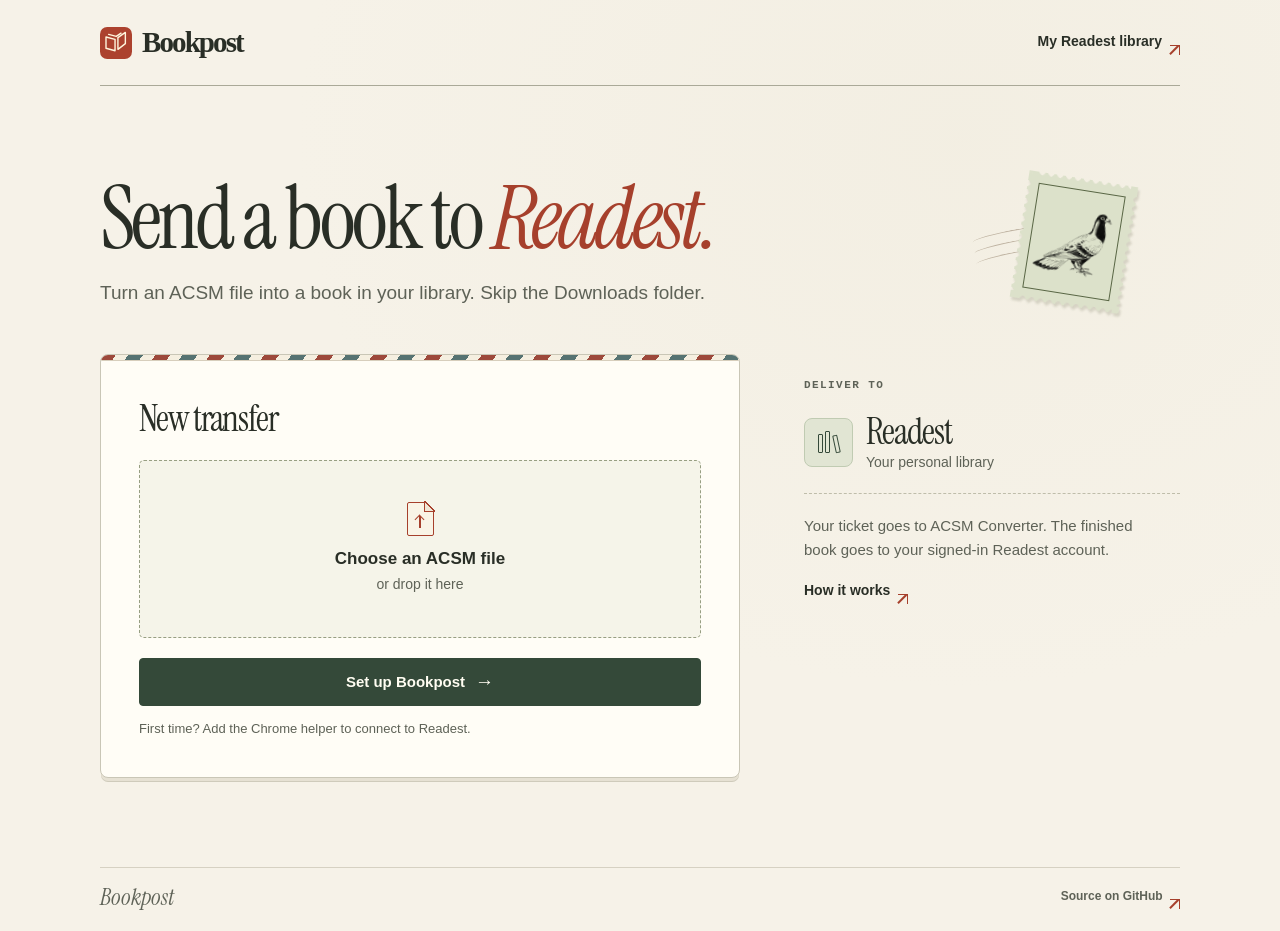
<file: bookpost/index.html>
<!doctype html>
<html lang="en" data-screen="pages">
<head>
  <meta charset="utf-8">
  <meta name="viewport" content="width=device-width,initial-scale=1">
  <meta name="theme-color" content="#f6f2e8">
  <meta name="referrer" content="no-referrer">
  <meta http-equiv="Content-Security-Policy" content="default-src 'self'; script-src 'self'; style-src 'self'; img-src 'self'; font-src 'self'; connect-src 'none'; object-src 'none'; base-uri 'none'; form-action 'none'">
  <meta name="description" content="Convert an ACSM ticket and deliver the book to your Readest library.">
  <title>Bookpost · Send to Readest</title>
  <link rel="icon" href="./helper/icon.svg" type="image/svg+xml">
  <link rel="stylesheet" href="./helper/style.css">
  <script type="module" src="./pages.js"></script>
</head>
<body>
  <a class="skip" href="#main">Skip to importer</a>
  <header class="mast">
    <a class="wordmark" href="./" aria-label="Bookpost home"><img src="./helper/icon.svg" width="33" height="33" alt="">Bookpost</a>
    <a class="library-link" href="https://web.readest.com/library" target="_blank" rel="noopener noreferrer">My Readest library <span aria-hidden="true">↗</span></a>
  </header>
  <main id="main">
    <section class="intro" aria-labelledby="title">
      <div><h1 id="title">Send a book to <em>Readest.</em></h1><p>Turn an ACSM file into a book in your library. Skip the Downloads folder.</p></div>
      <div class="postmark" aria-hidden="true">
        <div class="waves"><i></i><i></i><i></i></div>
        <div class="stamp"><div><img src="./helper/carrier.webp" alt="" width="129" height="110"></div></div>
      </div>
    </section>
    <div class="layout">
      <section class="card" aria-labelledby="transfer-title">
        <div class="airline" aria-hidden="true"></div>
        <div class="card-inner">
          <h2 id="transfer-title">New transfer</h2>
          <div class="drop" id="drop">
            <span class="file-symbol" aria-hidden="true"><span>↥</span></span>
            <strong id="file-name">Choose an ACSM file</strong>
            <span id="file-detail">or drop it here</span>
            <input id="ticket" type="file" name="ticket" accept=".acsm,.ascm" aria-label="Choose an ACSM file" aria-describedby="file-detail">
          </div>
          <div id="actions"><button class="primary" id="send" type="button">Set up Bookpost <span aria-hidden="true">→</span></button></div>
          <p class="note" id="status" role="status">First time? Add the Chrome helper to connect to Readest.</p>
          <p class="error" id="error" role="alert" hidden></p>
        </div>
      </section>
      <aside class="delivery" aria-label="Transfer details">
        <span class="small-label">Deliver to</span>
        <div class="dest"><span class="shelf-icon" aria-hidden="true"><i></i><i></i><i></i></span><div><h2>Readest</h2><p>Your personal library</p></div></div>
        <hr>
        <p>Your ticket goes to ACSM Converter. The finished book goes to your signed-in Readest account.</p>
        <button class="text-action" id="about" type="button">How it works <span aria-hidden="true">↗</span></button>
      </aside>
    </div>
    <noscript><p class="error">Turn on JavaScript to select a ticket and open the importer.</p></noscript>
  </main>
  <footer><span>Bookpost</span><a href="https://github.com/h-harder/h-harder.github.io/tree/main/bookpost" target="_blank" rel="noopener noreferrer">Source on GitHub <span aria-hidden="true">↗</span></a></footer>
  <dialog id="setup" aria-labelledby="setup-title">
    <form method="dialog"><button class="close" type="submit" aria-label="Close setup">×</button></form>
    <span class="small-label">Desktop Chrome &amp; Edge</span>
    <h2 id="setup-title">Connect Bookpost</h2>
    <p>The helper lets the converter send the finished book to Readest’s official Send page. You sign in there. Bookpost never asks for a Readest password.</p>
    <ol>
      <li><a href="./bookpost-helper.zip" download>Download the helper ZIP</a> and unzip it into a folder you’ll keep.</li>
      <li>Open <code>chrome://extensions</code> (or <code>edge://extensions</code>). Turn on <strong>Developer mode</strong>.</li>
      <li>Choose <strong>Load unpacked</strong> and select the folder containing <code>manifest.json</code>.</li>
      <li>Return to this page and reload it. Choose your ACSM file and press <strong>Continue to Readest</strong>.</li>
    </ol>
    <a class="primary" href="./bookpost-helper.zip" download>Download helper <span aria-hidden="true">↓</span></a>
    <details><summary>Using the Readest app on Mac, iPhone, or iPad?</summary><p>Open <strong>+ → From Web Browser</strong> in Readest and visit <strong>www.acsm-converter.com</strong>. Choose and convert your ticket there. Readest imports supported downloads from its own browser. If you’re already viewing Bookpost inside Readest, <a href="https://www.acsm-converter.com/" rel="noreferrer">open the converter here</a>.</p></details>
  </dialog>
</body>
</html>
</file>
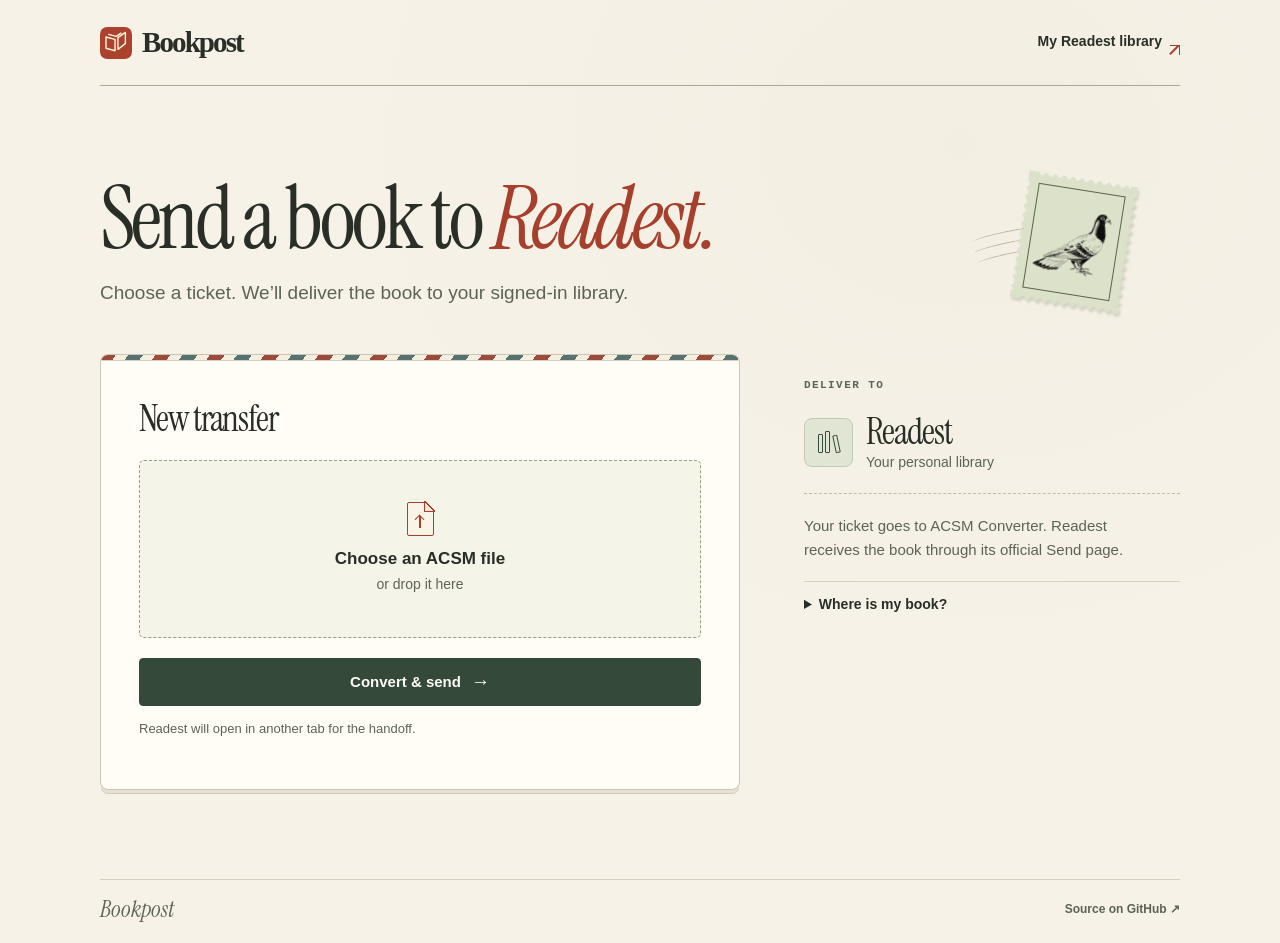
<file: bookpost/helper/desk.html>
<!doctype html>
<html lang="en">
<head>
  <meta charset="utf-8"><meta name="viewport" content="width=device-width,initial-scale=1">
  <meta name="theme-color" content="#f6f2e8"><meta name="referrer" content="no-referrer">
  <title>Bookpost · Transfer desk</title>
  <link rel="icon" href="./icon.svg"><link rel="stylesheet" href="./style.css">
  <script src="./protocol.js" defer></script><script type="module" src="./desk.js"></script>
</head>
<body>
  <a class="skip" href="#main">Skip to importer</a>
  <header class="mast">
    <a class="wordmark" href="https://h-harder.github.io/bookpost/" aria-label="Bookpost home"><img src="./icon.svg" alt="" width="32" height="32">Bookpost</a>
    <a class="library-link" href="https://web.readest.com/library" target="_blank" rel="noopener noreferrer">My Readest library <span aria-hidden="true">↗</span></a>
  </header>
  <main id="main">
    <section class="intro" aria-labelledby="title"><div><h1 id="title">Send a book to <em>Readest.</em></h1><p>Choose a ticket. We’ll deliver the book to your signed-in library.</p></div>
      <div class="postmark" aria-hidden="true"><div class="waves"><i></i><i></i><i></i></div><div class="stamp"><div><img src="./carrier.webp" alt="" width="129" height="110"></div></div></div>
    </section>
    <div class="layout"><section class="card" aria-labelledby="transfer-title"><div class="airline" aria-hidden="true"></div><div class="card-inner">
      <h2 id="transfer-title">New transfer</h2>
      <div class="drop" id="drop">
        <span class="file-symbol" aria-hidden="true"><span>↥</span></span><strong id="file-name">Choose an ACSM file</strong><span id="file-detail">or drop it here</span>
        <input id="ticket" type="file" name="ticket" accept=".acsm,.ascm" aria-label="Choose an ACSM file" aria-describedby="file-detail">
      </div>
      <div class="manual" id="manual" hidden>
        <p><a id="provider" target="_blank" rel="noopener noreferrer">Open the provider download instructions ↗</a></p>
        <label for="provider-file">Choose the book supplied by the provider</label>
        <input id="provider-file" type="file" name="provider-book" accept=".epub,.pdf,application/epub+zip,application/pdf">
      </div>
      <button id="send" class="primary" type="button">Convert &amp; send <span aria-hidden="true">→</span></button>
      <progress id="progress" class="progress" aria-label="Transfer progress" hidden></progress>
      <p id="status" class="note" role="status">Readest will open in another tab for the handoff.</p>
      <p id="error" class="error" role="alert" hidden></p>
      <div class="alt-row"><button id="view" type="button" hidden>View Readest tab ↗</button><button id="reset" type="button" hidden>Start another transfer</button></div>
      <div id="receipt" class="receipt" hidden><strong>Added to your library</strong><p id="receipt-title"></p><a href="https://web.readest.com/library" target="_blank" rel="noopener noreferrer">Open Readest library ↗</a></div>
    </div></section>
    <aside class="delivery"><span class="small-label">Deliver to</span>
      <div class="dest"><span class="shelf-icon" aria-hidden="true"><i></i><i></i><i></i></span><div><h2>Readest</h2><p>Your personal library</p></div></div>
      <hr><p>Your ticket goes to ACSM Converter. Readest receives the book through its official Send page.</p>
      <details><summary>Where is my book?</summary><p>Keep this tab open during delivery. Readest will show the book in your library after it accepts the import. If delivery stops, you can retry with the converted book held in this tab.</p></details>
    </aside></div>
  </main>
  <footer><span>Bookpost</span><a href="https://github.com/h-harder/h-harder.github.io/tree/main/bookpost" target="_blank" rel="noopener noreferrer">Source on GitHub ↗</a></footer>
</body></html>
</file>
<file: bookpost/helper/style.css>
@font-face{font-family:"Instrument Serif";src:url("./serif.ttf") format("truetype");font-style:normal;font-weight:400;font-display:swap}
@font-face{font-family:"Instrument Serif";src:url("./italic.ttf") format("truetype");font-style:italic;font-weight:400;font-display:swap}
:root{color-scheme:light;--paper:#f6f2e8;--ink:#292e26;--muted:#5e6257;--red:#a6402c;--line:#d6d1c2;--green:#344939;--serif:"Instrument Serif",Georgia,"Times New Roman",serif;--sans:"DM Sans","Arial",sans-serif}
*{box-sizing:border-box}
body{margin:0;min-height:100vh;color:var(--ink);background:radial-gradient(ellipse at 75% 15%,#eee9da66,transparent 49%),var(--paper);font:16px/1.55 var(--sans);display:flex;flex-direction:column;-webkit-font-smoothing:antialiased}
[hidden]{display:none!important}
.mast,main,footer{width:min(100% - 80px,1080px);margin-inline:auto}
.mast{min-height:86px;display:flex;align-items:center;justify-content:space-between;border-bottom:1px solid #aaa998;gap:20px}
a{color:inherit;text-decoration-thickness:1px;text-underline-offset:.22em}
button,input{font:inherit}
button,summary,a{touch-action:manipulation}
button{cursor:pointer;color:inherit}
button:disabled{cursor:wait}
:focus-visible{outline:3px solid #276e83;outline-offset:4px}
.skip{position:absolute;left:15px;top:-80px;padding:8px;background:white;z-index:9}.skip:focus{top:10px}
.wordmark{display:inline-flex;align-items:center;gap:10px;text-decoration:none;font:bold 29px/1 Georgia,serif;letter-spacing:-1.9px}
.wordmark img{width:32px;height:32px}
.library-link,footer a,.text-action{font-size:14px;font-weight:600;text-decoration:none}
.library-link span,.text-action span,footer a span{color:var(--red);margin-left:4px}
.library-link:hover,.text-action:hover,footer a:hover{text-decoration:underline}
main{flex:1;padding:clamp(42px,6.5vw,88px) 0 clamp(50px,7vw,100px)}
.intro{display:flex;align-items:center;justify-content:space-between;gap:28px;margin-bottom:40px}
h1,h2,p{margin:0}
h1{font:400 clamp(53px,6.8vw,94px)/.99 var(--serif);letter-spacing:-.045em;max-width:840px}
h1 em{color:var(--red);font-weight:400}
.intro p{font-size:clamp(15px,1.55vw,19px);line-height:1.5;color:var(--muted);margin:17px 0 0;max-width:610px}
.postmark{position:relative;width:185px;height:145px;flex-shrink:0;margin-right:14px;display:grid;place-items:center}
.stamp{z-index:1;transform:rotate(9deg);width:110px;height:128px;filter:drop-shadow(2px 3px 1px #67664835)}
.stamp>div{height:100%;background:#dce1ca;padding:11px;display:grid;place-items:center;mask:radial-gradient(circle at 4px 0,transparent 2.7px,#000 3px) top left/9px 7px repeat-x,radial-gradient(circle at 4px 100%,transparent 2.7px,#000 3px) bottom left/9px 7px repeat-x,radial-gradient(circle at 0 4px,transparent 2.7px,#000 3px) top left/7px 9px repeat-y,radial-gradient(circle at 100% 4px,transparent 2.7px,#000 3px) top right/7px 9px repeat-y,linear-gradient(#000 0 0) center/calc(100% - 12px) calc(100% - 12px) no-repeat}
.stamp img{width:100%;height:100%;object-fit:contain;border:1px solid #687359;padding:7px 4px;mix-blend-mode:multiply;filter:contrast(1.08)}
.waves{position:absolute;left:-5px;top:59px;width:99px;height:59px;transform:rotate(-10deg);opacity:.43}
.waves i{display:block;width:100%;height:11px;border-top:1px solid #7e6950;border-radius:50%}
.layout{display:grid;grid-template-columns:minmax(0,1.85fr) minmax(230px,.82fr);gap:clamp(28px,5vw,76px);align-items:start}
.card{min-width:0;background:#fffdf6;border:1px solid #c9c6b6;border-radius:8px;overflow:hidden;box-shadow:0 4px 0 -1px #e6e1d3,0 5px 0 -1px #cfcbbb}
.airline{height:6px;background:repeating-linear-gradient(126deg,#9d493b 0 12px,#f5efe0 12px 22px,#567372 22px 34px,#f5efe0 34px 44px);border-bottom:1px solid #d7cebc}
.card-inner{padding:clamp(22px,3.1vw,38px)}
h2{font:400 36px/1.1 var(--serif);letter-spacing:-.03em}
.drop{margin:21px 0 20px;position:relative;display:flex;align-items:center;justify-content:center;flex-direction:column;background:#f5f4e9;border:1px dashed #979e82;border-radius:5px;min-height:178px;padding:22px 20px;text-align:center;transition:background .15s ease}
.drop:hover,.drop.over,.drop:focus-within{background:#eeefdf;border-color:var(--green)}
.drop:focus-within{outline:3px solid #276e83;outline-offset:3px}
.drop input{position:absolute;inset:0;width:100%;height:100%;opacity:0;cursor:pointer}
.drop strong{font:600 17px/1.35 var(--sans);margin-top:12px;overflow-wrap:anywhere;max-width:100%}
.drop>span:last-of-type{font:14px/1.5 var(--sans);color:var(--muted);overflow-wrap:anywhere;max-width:100%;margin-top:3px}
.file-symbol{position:relative;display:inline-grid;place-items:center;height:34px;width:27px;border:1.8px solid var(--red);border-radius:2px;background:#f9f4e6;color:var(--red)}
.file-symbol:before{content:"";position:absolute;top:-2px;right:-2px;width:10px;height:10px;background:linear-gradient(45deg,#f0e6d5 42%,var(--red) 45% 52%,#f5f4e9 55%);border-left:1px solid var(--red);border-bottom:1px solid var(--red)}
.file-symbol>span{position:relative;font-size:0;width:2px;height:12px;background:currentColor;margin-top:5px}
.file-symbol>span:before{content:"";position:absolute;left:-3px;top:0;width:6px;height:6px;border-top:1.5px solid currentColor;border-left:1.5px solid currentColor;transform:rotate(45deg)}
.library-link span,.text-action span,footer a span{display:inline-block;position:relative;width:10px;height:10px;font-size:0;border-top:1.5px solid currentColor;border-right:1.5px solid currentColor}
.library-link span:after,.text-action span:after,footer a span:after{content:"";position:absolute;width:12px;height:1.5px;background:currentColor;right:-1px;top:3px;transform:rotate(-45deg)}
.primary{width:100%;display:flex;align-items:center;justify-content:center;gap:10px;padding:13px 18px;min-height:47px;border:1px solid var(--green);border-radius:4px;background:var(--green);color:#fffdf2;font-weight:650;font-size:15px;line-height:1.35;text-decoration:none}
.primary:hover{background:#273d30}.primary:disabled{opacity:.7}
.primary span{font-size:19px;line-height:1}
.note,.error{font-size:13px;color:var(--muted);line-height:1.5;margin:13px 0 0;overflow-wrap:anywhere}
.error{color:#923a2d}.note a,.error a{color:var(--red)}
.delivery{padding:17px 0 0}
.small-label{font:600 11px/1.4 ui-monospace,SFMono-Regular,Consolas,monospace;letter-spacing:.13em;text-transform:uppercase;color:var(--muted)}
.dest{display:flex;align-items:center;gap:13px;margin:16px 0 20px}.dest h2{font-size:36px}.dest p{font-size:14px;color:var(--muted)}
.shelf-icon{background:#e1e5d3;border:1px solid #c0cbb2;border-radius:8px;display:flex;gap:2px;align-items:flex-end;justify-content:center;width:49px;height:49px;padding:13px 9px;color:var(--green)}
.shelf-icon i{display:block;height:19px;width:5px;border:1.5px solid currentColor;border-radius:1px}.shelf-icon i:nth-child(2){height:22px}.shelf-icon i:nth-child(3){transform:rotate(-12deg);height:18px;margin-left:2px}
hr{border:0;border-top:1px dashed #bfbdaa;margin:20px 0}
.delivery>p{font-size:15px;line-height:1.6;color:var(--muted);max-width:330px}
.text-action{padding:10px 0;border:0;background:transparent;margin-top:8px;color:var(--ink)}
footer{display:flex;justify-content:space-between;align-items:center;gap:15px;border-top:1px solid var(--line);padding:18px 0 22px;color:var(--muted)}
footer>span{font:italic 23px/1 var(--serif)}footer a{font-size:12px}
dialog{position:fixed;background:#fffdf5;color:var(--ink);border:1px solid #b9b5a6;border-radius:8px;width:min(92vw,490px);padding:30px;max-height:88dvh;box-shadow:0 18px 80px #1c281f35}
dialog::backdrop{background:#27302664}
dialog h2{margin:8px 0 15px;font-size:40px}dialog p,dialog li,details{font-size:14px}
dialog li+li{margin-top:8px}dialog ol{padding-left:21px;margin:17px 0 22px}dialog code{font-size:.92em;background:#eeebdf;border-radius:3px;padding:1px 4px;overflow-wrap:anywhere}
.close{position:absolute;right:12px;top:10px;width:36px;height:36px;font-size:27px;line-height:1;background:transparent;border:0;border-radius:3px}
details{margin-top:19px;border-top:1px solid var(--line);padding-top:12px}summary{cursor:pointer;font-weight:600}details p{margin-top:10px;color:var(--muted)}
.receipt{border-top:1px dashed var(--line);padding:17px 0 0;margin-top:20px}
.receipt strong{display:block;color:var(--green);font-size:17px}
.receipt p{margin:5px 0;color:var(--muted);font-size:14px}
.progress{margin:15px 0 0;width:100%;height:6px;accent-color:var(--green)}
.alt-row{display:flex;flex-wrap:wrap;gap:8px 18px;align-items:center;margin-top:12px}.alt-row a,.alt-row button{font:600 13px/1.4 var(--sans);color:var(--red);border:0;background:transparent;padding:6px 0;text-decoration:underline;text-underline-offset:3px}
.manual{padding:13px 0;font-size:14px}.manual a, .manual label{font-weight:600}.manual input{display:block;max-width:100%;margin-top:7px}
@media(min-width:1250px){.layout{grid-template-columns:640px minmax(250px,1fr)}}
@media(max-width:760px){.mast,main,footer{width:min(100% - 40px,600px)}.mast{min-height:69px}.layout{grid-template-columns:1fr;gap:28px}.intro{gap:12px;margin-bottom:26px}.intro p{max-width:440px}.postmark{width:95px;height:100px;margin:0}.stamp{width:74px;height:90px}.stamp>div{padding:8px}.waves{width:53px;left:-12px;top:40px}.delivery{padding:0}.delivery>p{max-width:100%}.dest{margin:10px 0 12px}.delivery hr{margin:14px 0}.drop{min-height:155px}}
@media(max-width:500px){.mast,main,footer{width:calc(100% - 34px)}main{padding-top:33px}.intro{align-items:flex-start}.intro p{font-size:15px}.postmark{display:none}.wordmark{font-size:25px}.wordmark img{width:29px;height:29px}.library-link{font-size:12px}.card-inner{padding:20px}.intro h1{max-width:380px}.drop strong{font-size:16px}}
@media(prefers-reduced-motion:reduce){*{transition:none!important;scroll-behavior:auto!important}}
</file>
